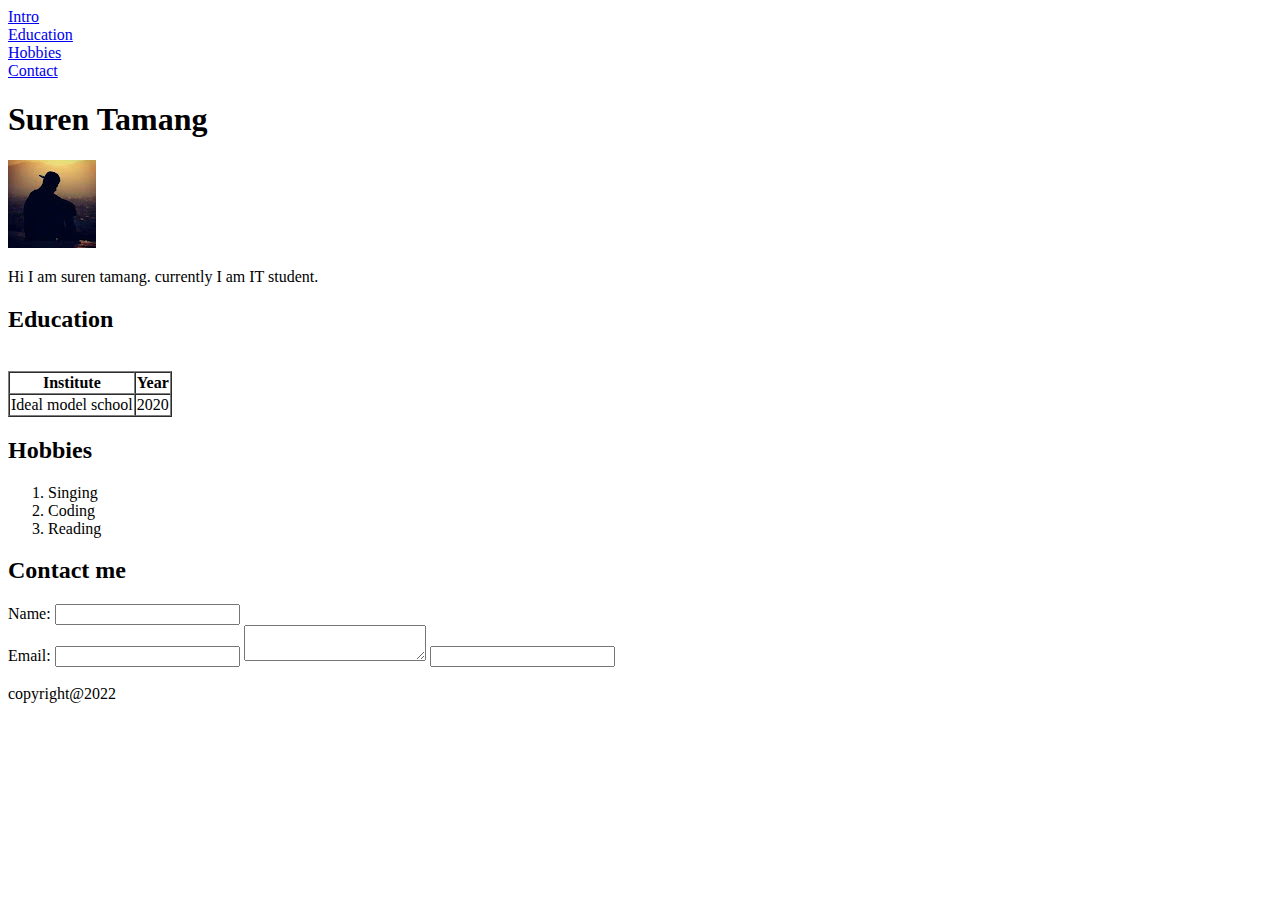
<file: index.html>
<!DOCTYPE html>
<html>
    <head>
    <meta charset="UTF-8">
    <meta http-equiv="X-UA-Compatible" content="IE=edge">
    <meta name="viewport" content="width=device-width, initial-scale=1.0">
    <meta name="description" content="This is my descript">
    <meta name="keuwords" content="html,html tutor">
    <meta name="robots" content="NOINDEX, NOFOLLOW">
        <title> Portfolio </title>
    </head> 
    <body>
        <nav>
            <li> <a href="#Intro">Intro</a></li>
            <li> <a href="#Education">Education</a></li>
            <li> <a href="#Hobbies">Hobbies</a> </li>
            <li> <a href="#contact">Contact</a> </li>
    
        </nav>
        <div Id="Intro">
        <h1> Suren Tamang </h1>
        <img src="Suren tamang.jpg" alt="suren">
        <p>Hi I am suren tamang. currently I am IT student.</p>
         </div>
         <div Id="Education">
        <h2>Education</h2> 
        <table border="1" cellspacing="0">
            <tr> 
                <th>Institute</th>
                <th>Year</th>
            </tr>
            <tr> 
                <td> Ideal model school </td>
                <td> 2020 </td>
                <br>

            </tr>
            </table>
           </div>
           <div Id="Hobbies">
            <h2>Hobbies</h2>
            <ol> 
                <li>Singing</li>
                <li>Coding</li>
                <li>Reading</li>
            </ol>
           </div>
           <div id="Contact">
            <h2>Contact me</h2>
            <form>
                <label>Name:</label>
                <input name="text">
                <br>
                <label>Email:</label>
                <input name="text">
                <textarea></textarea>
                <input name="submit" valur="submit">
             
            </form>
            </div>
            <br>
            <footer> 
                copyright@2022
            </footer>


        
    </body>
</html>
</file>
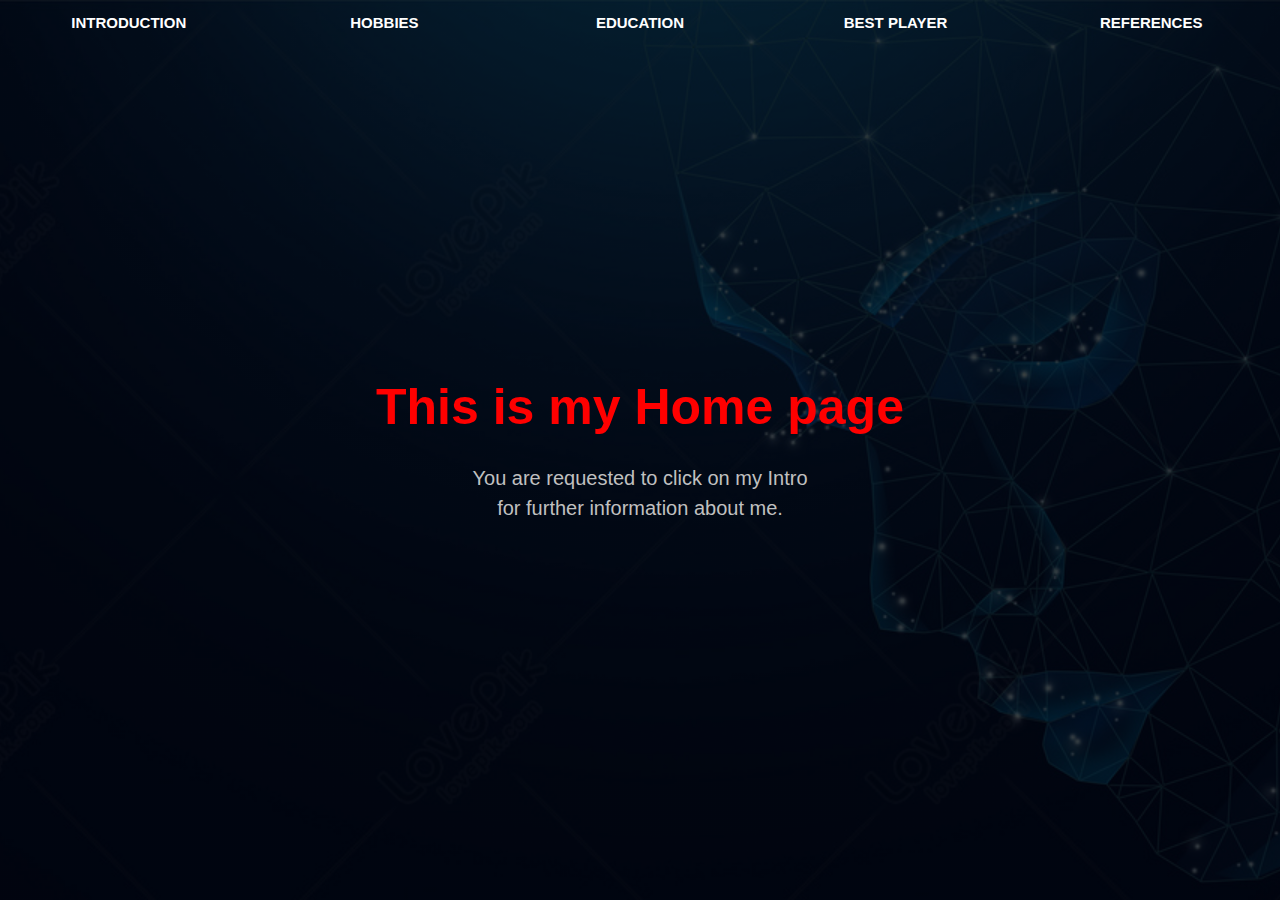
<file: Personal website/index.html>
<!DOCTYPE html>
<html lang="en">
<head>
    <meta charset="UTF-8">
    <meta http-equiv="X-UA-Compatible" content="IE=edge">
    <meta name="viewport" content="width=device-width, initial-scale=1.0">
    <title> Home page </title>
    <link rel="stylesheet" href="index.css">
   <style>                                     
       a{
        color:white;
        text-decoration: none;
        font-size: 15px;
        text-transform: uppercase;
        padding: 10px 15px;
        border-radius: 5px;
    
        
       }
       
    </style>
</head>
<body>
    <div class="banner">
    <table border="0" width="100%" bgcolor="" height="5%"> 
        <tr>
            <th width="20%" > <a href="Intro.html" id="a">Introduction</a> </th>
            <th width="20%" > <a href="Hobbies.html">Hobbies</a> </th>
            <th width="20%" > <a href="Education.html">Education</a></th>
            <th width="20%" > <a href="Best football player.html">Best player</a> </th>
            <th width="20%" > <a href="Reference.html">References</a> </th>
        </tr>
        
        <div class="content">
            <h1> This is my Home page</h1>
            <br>
            <P> You are requested to click on my Intro <br>for further information about me.</P>
        </div>
       
        
    </table>
</div>
</body>
</html>
</file>
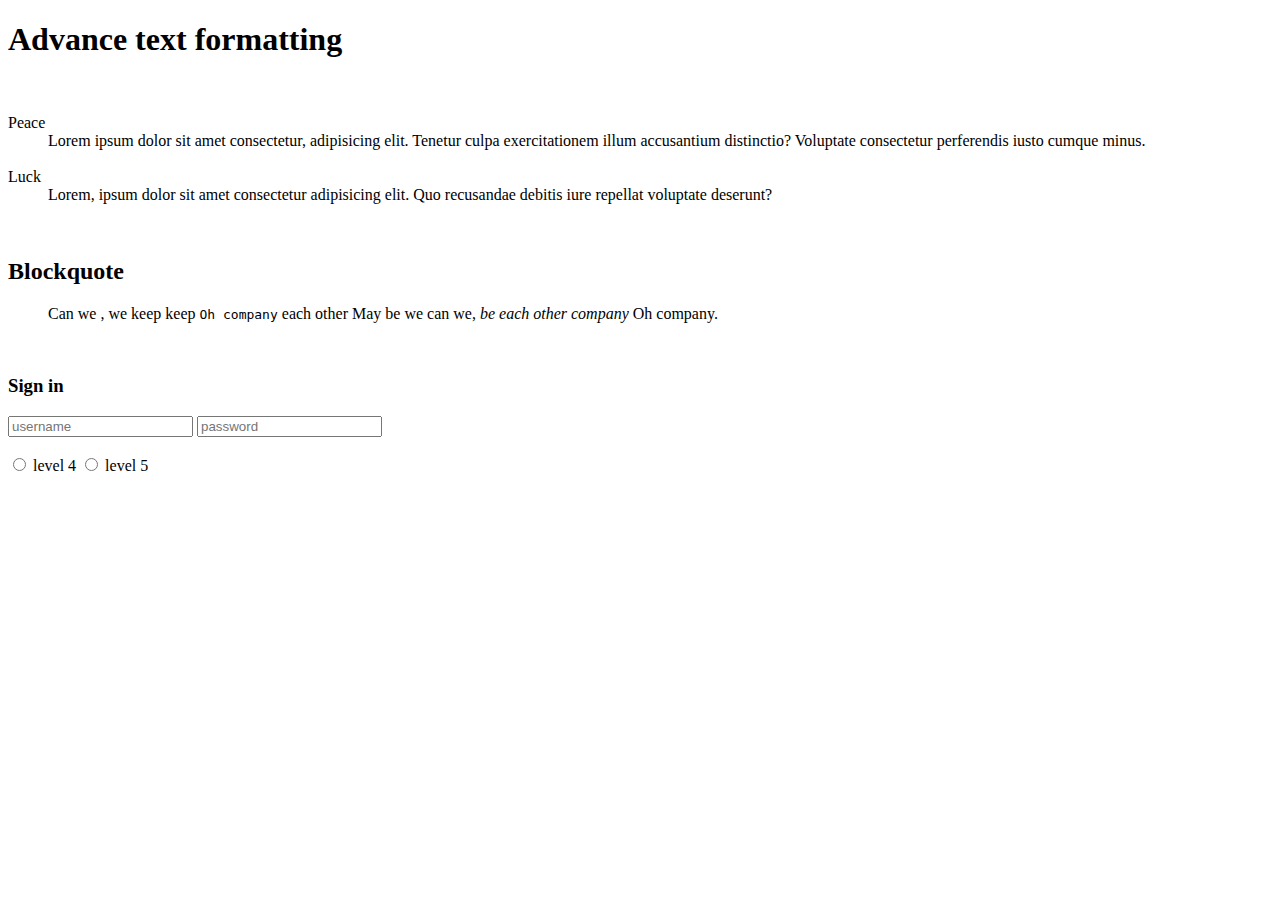
<file: workshop-two.html>
<!DOCTYPE html>
<html lang="en">
<head>
    <meta charset="UTF-8">
    <meta http-equiv="X-UA-Compatible" content="IE=edge">
    <meta name="viewport" content="width=device-width, initial-scale=1.0">
    <title>Document</title>
</head>
<body>
    <h1>Advance text formatting</h1>
    <br>
    <dl>                                                 <!-- Discription list -->
     <dt>Peace</dt>
     <dd>Lorem ipsum dolor sit amet consectetur, adipisicing elit. Tenetur culpa exercitationem illum 
        accusantium distinctio? Voluptate consectetur perferendis iusto cumque minus.</dd>
     <br>
     <dt>Luck</dt>
     <dd>Lorem, ipsum dolor sit amet consectetur adipisicing elit.
        Quo recusandae debitis iure  repellat voluptate deserunt?</dd>
    </dl>
    <br>
    <h2>Blockquote</h2>
    <blockquote>
        <p>
            Can we , we keep <stong> keep  <code>Oh company</code> each other
            </stong> May be we can we, <em>be each other company</em> Oh company.
        </p>
    </blockquote>
    <br>
    <h3>Sign in</h3>
    <form>
        <input type="text" placeholder="username">
        <input type="password" placeholder="password" >
        <br>
        <br>
        <label for="1">
            <input type="radio" value="level 4" name="class" id="1"> level 4
        </label>
        <label for="2">
            <input type="radio" value="level 5" name="class" id="2"> level 5
        </label>
    </form>

</body>
</html>
</file>
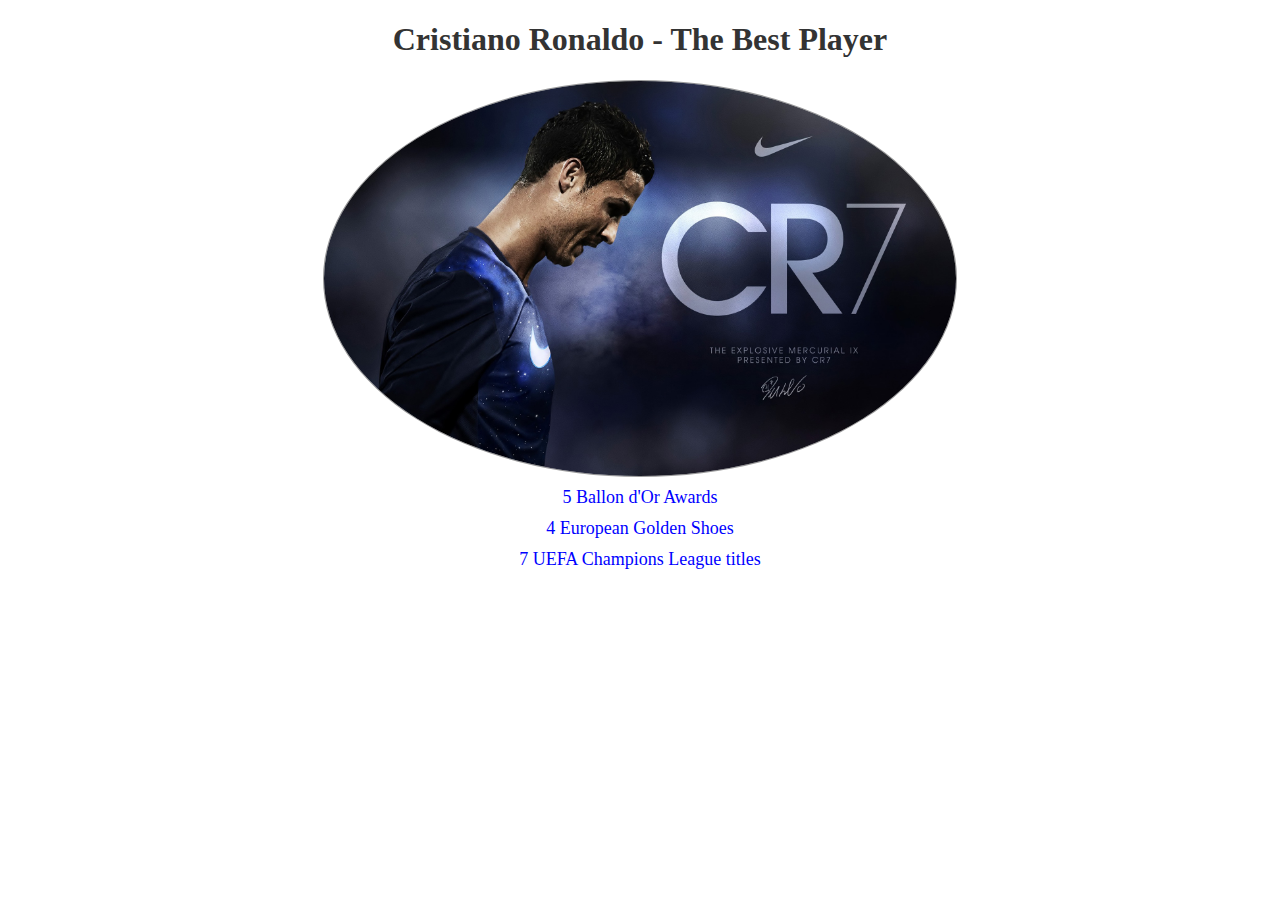
<file: Personal website/Best football player.html>
<!DOCTYPE html>
<html lang="en">
<head>
    <meta charset="UTF-8">
    <meta http-equiv="X-UA-Compatible" content="IE=edge">
    <meta name="viewport" content="width=device-width, initial-scale=1.0">
    <title>Document</title>
    <link rel="stylesheet" href="Best player.css">
</head>
<body>
    <h1>Cristiano Ronaldo - The Best Player</h1>
    <img src="cr7.jpg" alt="Cristiano Ronaldo">
    <ul>
      <li>5 Ballon d'Or Awards</li>
      <li>4 European Golden Shoes</li>
      <li>7 UEFA Champions League titles</li>
    </ul>
</body>
</html>
</file>
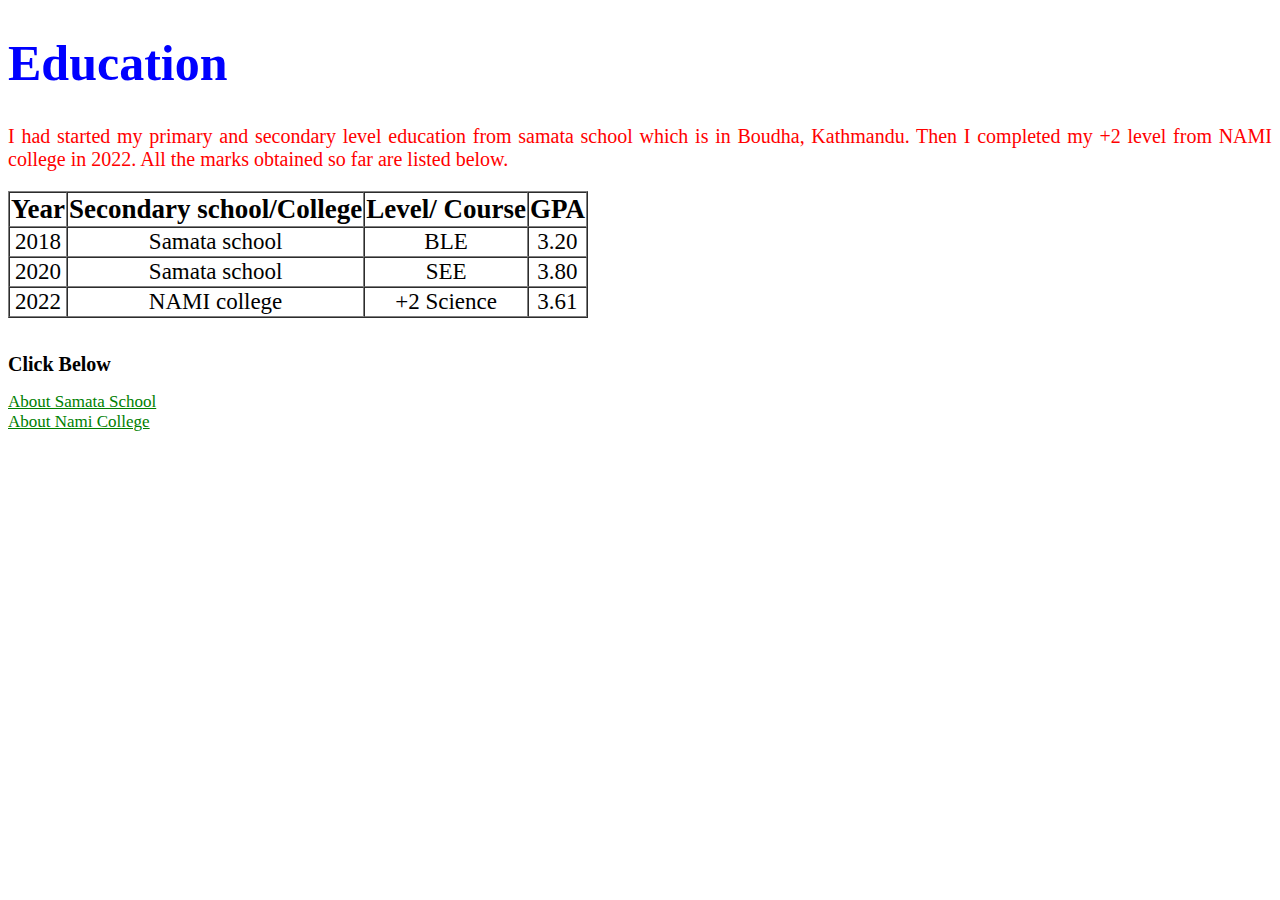
<file: Personal website/Education.html>
<!DOCTYPE html>
<html lang="en">
<head>
    <meta charset="UTF-8">
    <meta http-equiv="X-UA-Compatible" content="IE=edge">
    <meta name="viewport" content="width=device-width, initial-scale=1.0">
    <title>Document</title>
    <link rel="stylesheet" href="Education.css">
</head>
<body>
    <h1>Education</h1>
    <p> I had started my primary and secondary level education from samata school which is in Boudha, Kathmandu. Then I completed my 
        +2 level from NAMI college in 2022. All the marks obtained so far are listed below. </p>
        
    
        <table border="1" cellspacing="0">  <!--I couldn't create boarder in this table. -->
            <tr>
                <th>Year</th>
                <th> Secondary school/College</th>
                <th>Level/ Course</th>
                <th> GPA</th>
            
            </tr> 
            <tr> 
                <td> 2018</td>
                <td> Samata school</td>
                <td> BLE  </td>
                <td> 3.20 </td>
            </tr>
            <tr> 
                <td> 2020</td>
                <td> Samata school </td>
                <td> SEE</td>
                <td> 3.80 </td>
            </tr>
            <tr>
                <td>2022</td>
                <td>NAMI college </td>
                <td> +2 Science</td>
                <td> 3.61</td>
            </tr>
            
        </table>
        <br>
        <h2> Click Below</h2>
     <a href="https://www.facebook.com/profile.php?id=100057036686471" target="_blank">About Samata School</a>
     <br>
     <a href="https://nami.edu.np/"target="_blank">About Nami College</a>
</body>
</html>
</file>
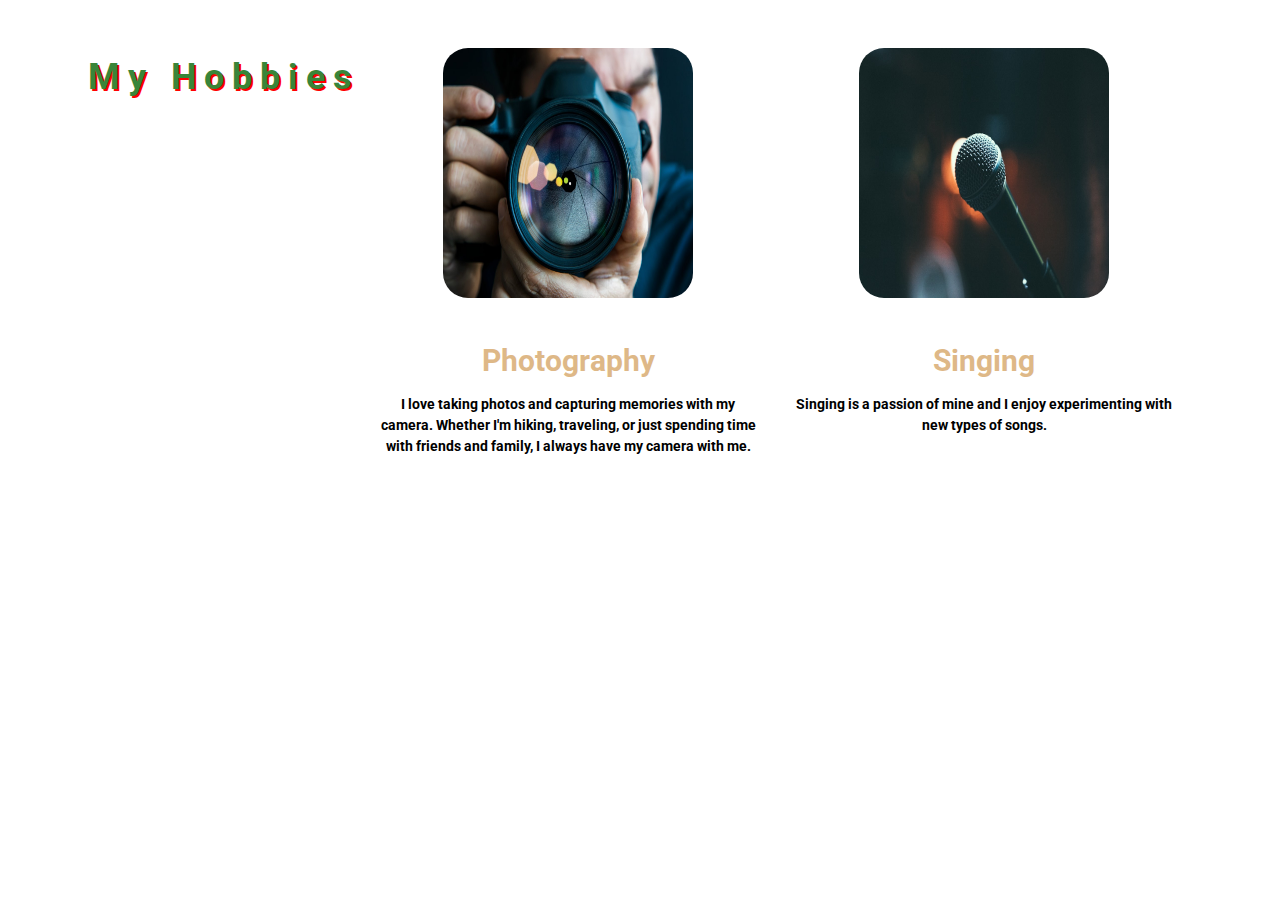
<file: Personal website/Hobbies.html>
<!DOCTYPE html>
<html lang="en">
<head>
    <meta charset="UTF-8">
    <meta http-equiv="X-UA-Compatible" content="IE=edge">
    <meta name="viewport" content="width=device-width, initial-scale=1.0">
    <title>Document</title>
    <link rel="stylesheet" href="Hobbies.css">
</head>
<body>
    <div class="hobbies-container">
        <h1>My Hobbies</h1>
        <div class="hobby">
          <img src="photography.jpg" alt="Photography">
          <h2>Photography</h2>
          <p>I love taking photos and capturing memories with my camera. Whether I'm hiking, traveling, or just spending time with friends and family, I always have my camera with me.</p>
        </div>
        <div class="hobby">
          <img src="sing.jpg" alt="Singing">
          <h2>Singing</h2>
          <p>Singing is a passion of mine and I enjoy experimenting with new types of songs.</p>
      
      </div>
      

</body>
</html>
</file>
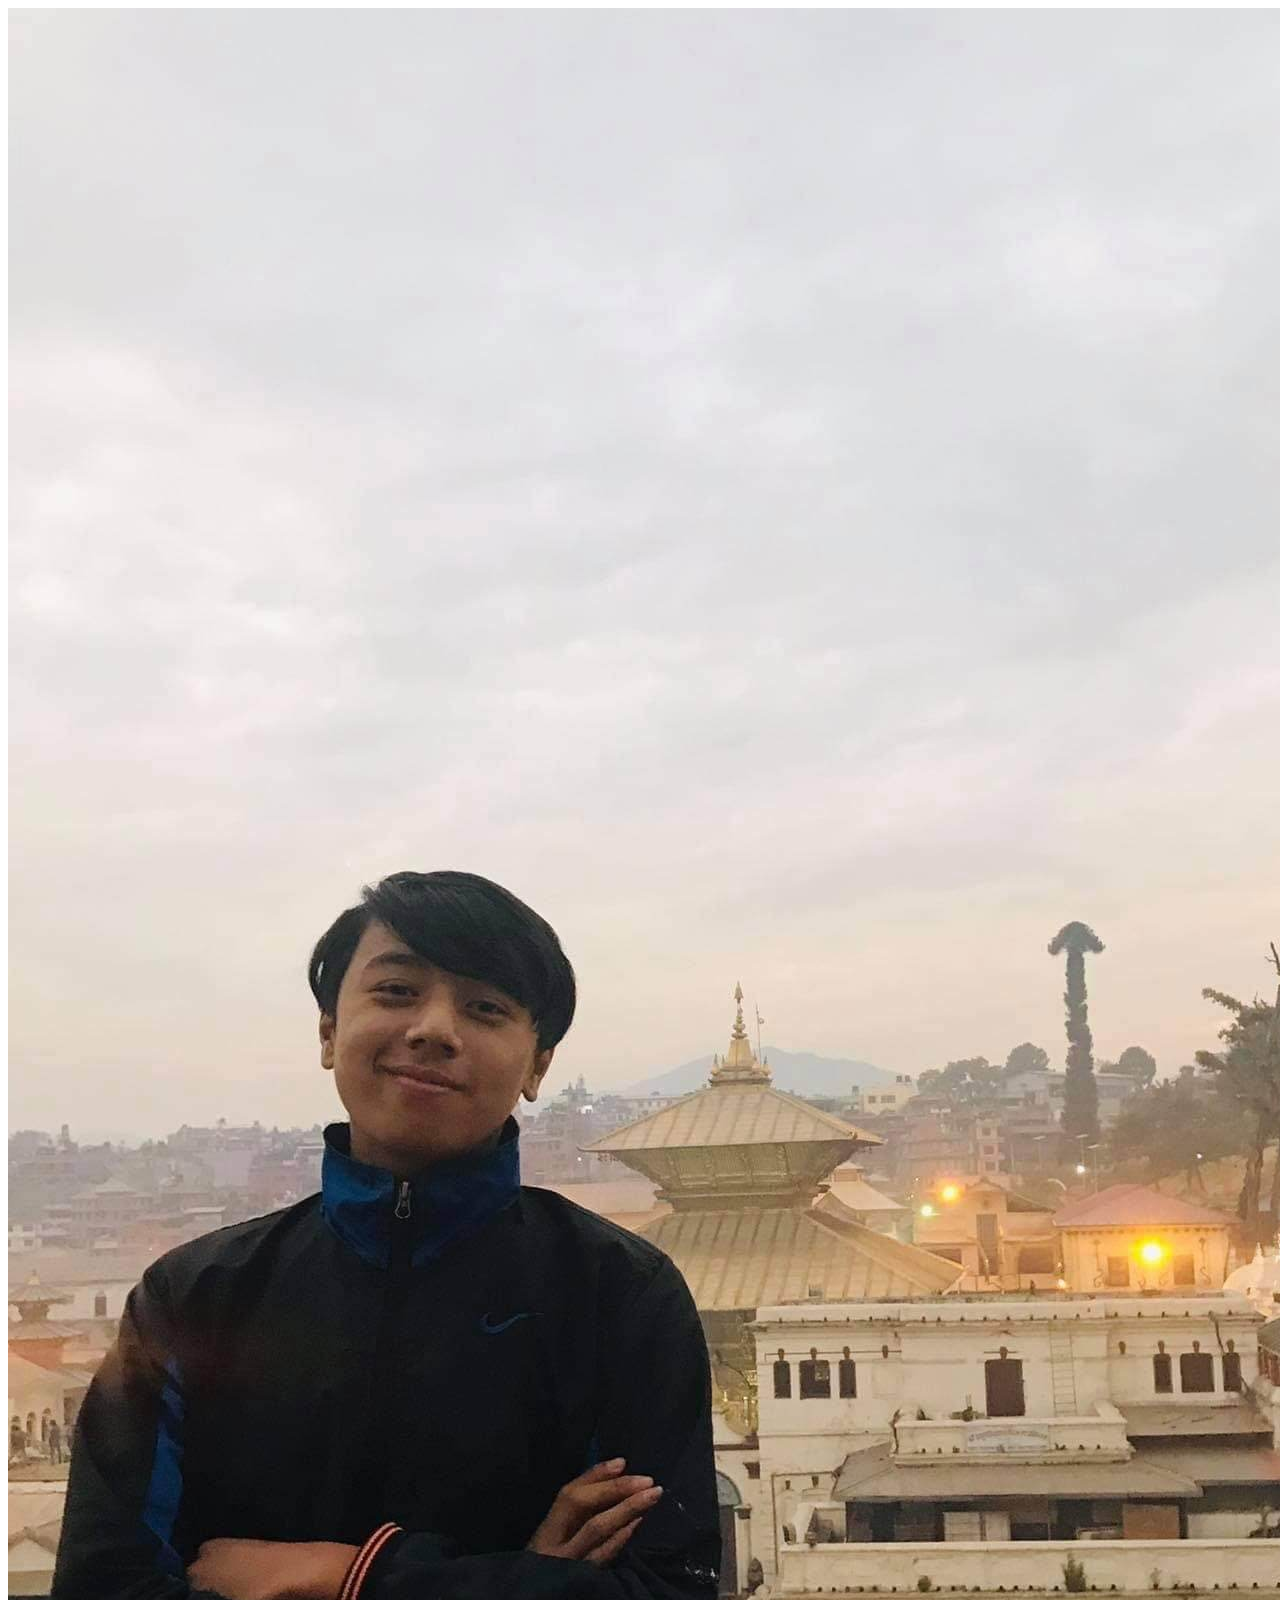
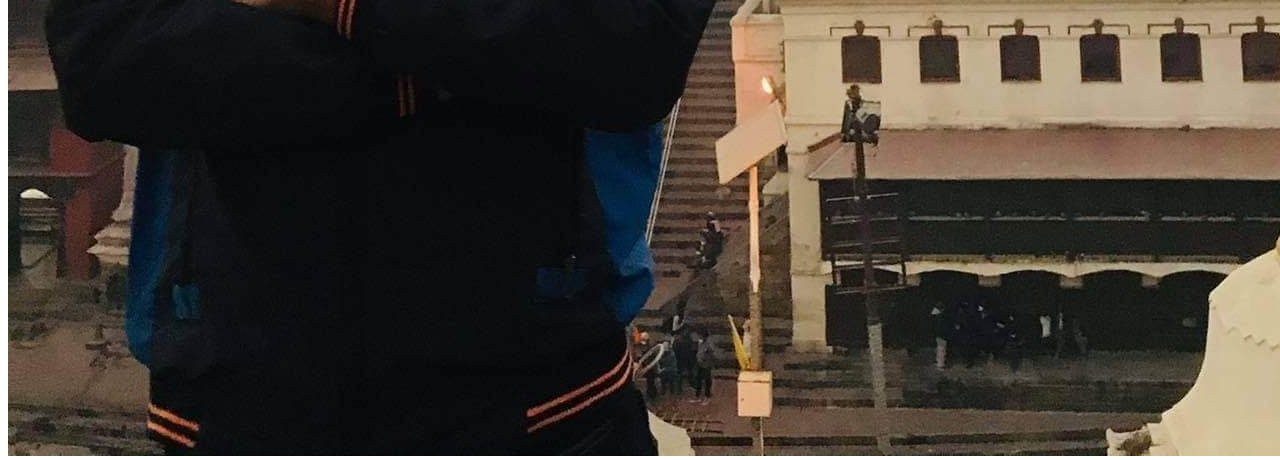
<file: week4workshop/external.html>
<!DOCTYPE html>
<html lang="en">
<head>
    <meta charset="UTF-8">
    <meta http-equiv="X-UA-Compatible" content="IE=edge">
    <meta name="viewport" content="width=device-width, initial-scale=1.0">
    <title>workshop</title>
    <link rel="stylesheet" href="picture.css">

</head>
<body>
    <img src="syc la.jpg">
</body>
</html>
</file>
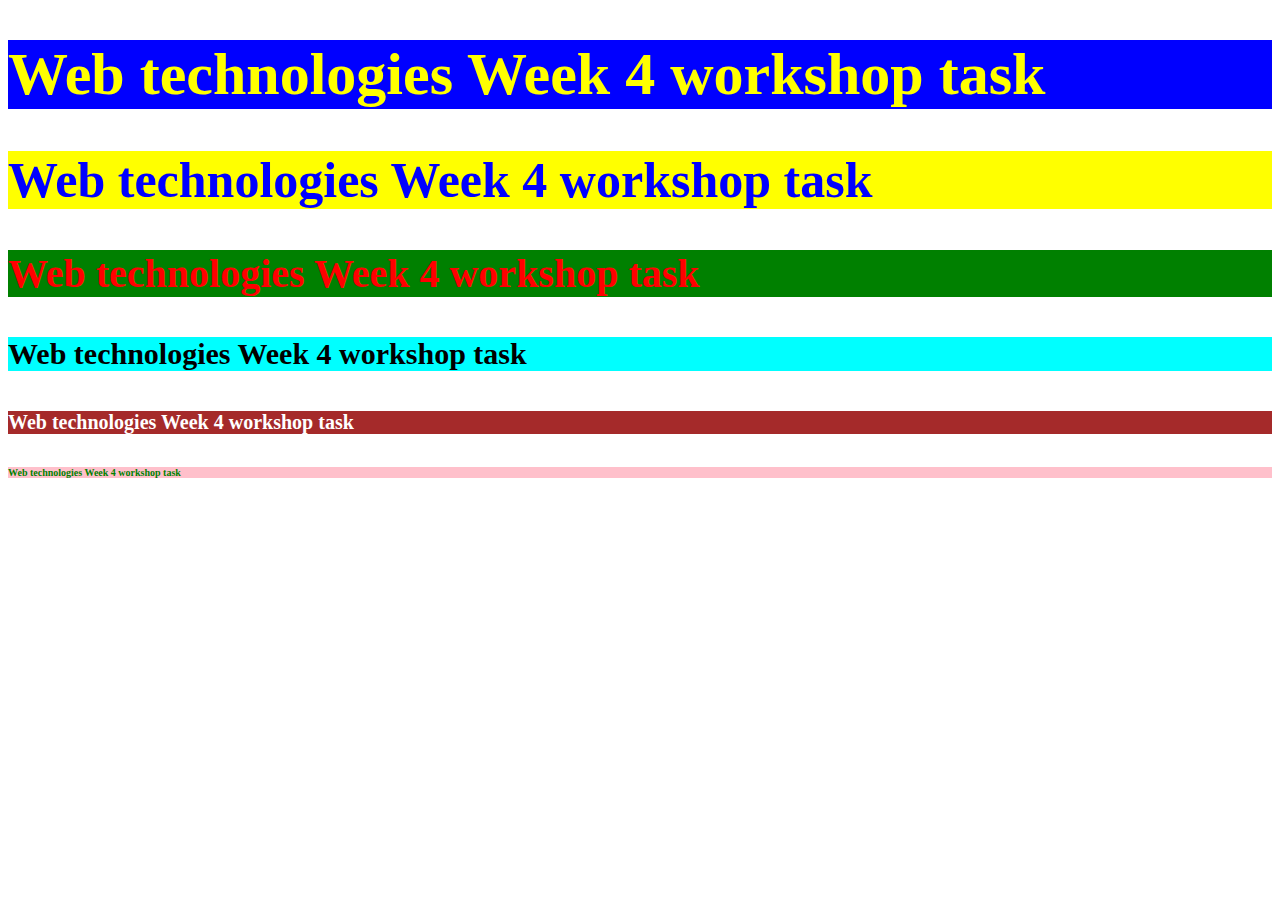
<file: week4workshop/inline.html>
<!DOCTYPE html>
<html lang="en">
<head>
    <meta charset="UTF-8">
    <meta http-equiv="X-UA-Compatible" content="IE=edge">
    <meta name="viewport" content="width=device-width, initial-scale=1.0">
    <title>workshop 4</title>
</head>
<body>
    <h1 style="background-color:blue;font-size: 60px;color: yellow; ">Web technologies Week 4 workshop task</h1>
    <h2 style="background-color: yellow;font-size:50px;color: blue;">Web technologies Week 4 workshop task</h2>
    <h3 style="background-color: green;font-size:40px;color: red;">Web technologies Week 4 workshop task</h3>
    <h4 style="background-color:aqua;font-size: 30px;color: black;">Web technologies Week 4 workshop task</h4>
    <h5 style="background-color:brown;font-size: 20px;color: white;">Web technologies Week 4 workshop task</h5>
    <h6 style="background-color:pink;font-size: 10px;color: green;">Web technologies Week 4 workshop task</h6>
</body>
</html>
</file>
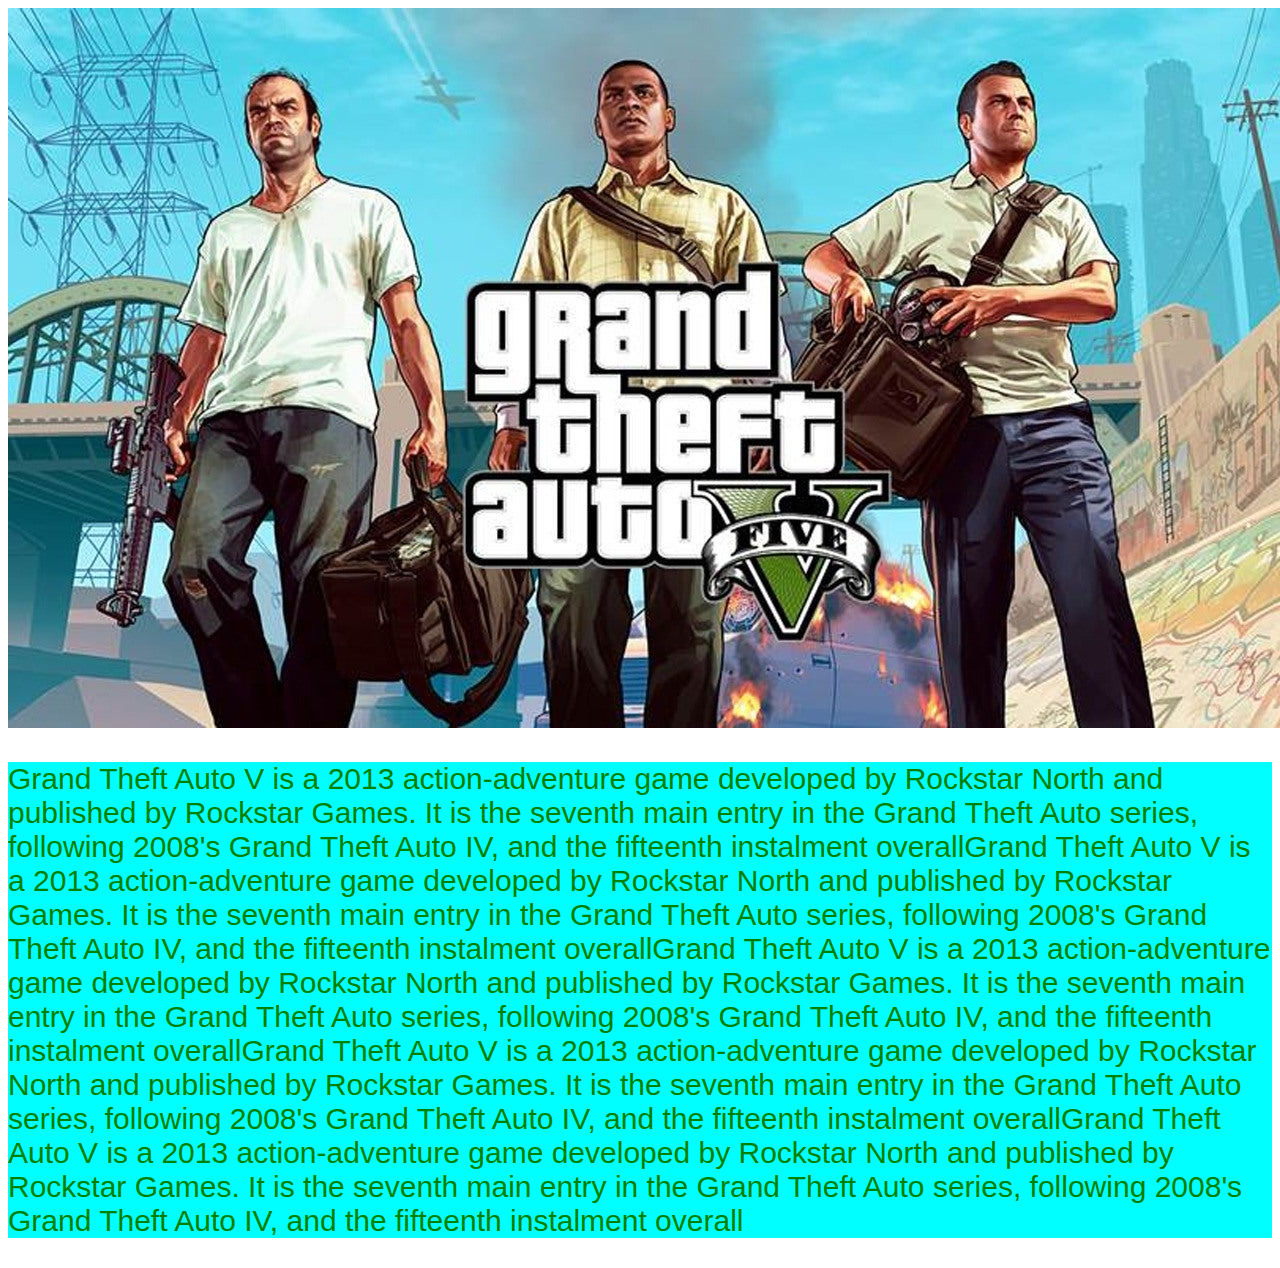
<file: week4workshop/internal.html>
<!DOCTYPE html>
<html lang="en">
<head>
    <meta charset="UTF-8">
    <meta http-equiv="X-UA-Compatible" content="IE=edge">
    <meta name="viewport" content="width=device-width, initial-scale=1.0">
    <title>workshop</title>
    <style>
        p{
            background-color: aqua;
            color: green;
            font-size: 30px;
            font-family: 'poppins',sans-serif;
        }
    </style>
</head>
<body>
    <img src="gta 5.jpg">
    <p>Grand Theft Auto V is a 2013 action-adventure game developed by Rockstar North and
        published by Rockstar Games. It is the seventh main entry in the Grand Theft Auto series,
       following 2008's Grand Theft Auto IV, and the fifteenth instalment overallGrand Theft 
      Auto V is a 2013 action-adventure game developed by Rockstar North and published by
         Rockstar Games. It is the seventh main entry in the Grand Theft Auto series,
       following 2008's Grand Theft Auto IV, and the fifteenth instalment overallGrand
      Theft Auto V is a 2013 action-adventure game developed by Rockstar North and 
       published by Rockstar Games. It is the seventh main entry in the Grand Theft Auto
      series, following 2008's Grand Theft Auto IV, and the fifteenth instalment overallGrand
       Theft Auto V is a 2013 action-adventure game developed by Rockstar North and published 
       by Rockstar Games. It is the seventh main entry in the Grand Theft Auto series, 
       following 2008's Grand Theft Auto IV, and the fifteenth instalment overallGrand
        Theft Auto V is a 2013 action-adventure game developed by Rockstar North and 
        published by Rockstar Games. It is the seventh main entry in the Grand Theft 
        Auto series,
        following 2008's Grand Theft Auto IV, and the fifteenth instalment overall</p>
</body>
</html>
</file>
<file: Personal website/index.css>
*{
    margin: 0;
    padding: 0;
    font-family: sans-serif;
}
.banner{
    width: 100%;
    height: 100vh;
    background-image: linear-gradient(rgba(0,0,0,0.75),rgba(0,0,0,0.75)),url(ai.jpg);
    background-size: cover;
    background-position: center;
    
    
    
}
.content{
    width: 100%;
    position: absolute;
    top: 50%;
    transform: translateY(-50%);
    text-align: center;
    color: #fff;

}
.content h1{
    font-size: 50px;
    margin-top: 10px ;
    color: red;


}
.content p{
    margin: 9px auto;
    font-weight: 10;
    line-height: 30px;
    font-size: 20px;
    color: silver;
}


/* laptop */
@media only screen and (min-width:769px) and (max-width:1024px){
    *{
        margin: 0;
        padding: 0;
        font-family: sans-serif;
    }
    a{
        color:red;
        text-decoration: none;
        font-size: 15px;
        text-transform: uppercase;
        padding: 10px 15px;
        border-radius: 5px;
    
        
       }
    .banner{
        width: 100%;
        height: 100vh;
        background-image: linear-gradient(rgba(0,0,0,0.75),rgba(0,0,0,0.75)),url(ai.jpg);
        background-size: cover;
        background-position: center;
        
        
    }
    .content{
        width: 100%;
        position: absolute;
        top: 50%;
        transform: translateY(-50%);
        text-align: center;
        color: #fff;
    
    }
    .content h1{
        font-size: 30px;
        margin-top: 10px ;
        color: greenyellow;
    
    }
    .content p{
        margin: 2px auto;
        font-weight: 10;
        line-height: 20px;
        font-size: 10px;
        color: yellow;
    }
}

/* tablet */
@media only screen and (min-width: 481px) and (max-width: 768px) {
    *{
        margin: 0;
        padding: 0;
        font-family: sans-serif;
    }
    a{
        color:violet;
        text-decoration: none;
        font-size: 15px;
        text-transform: uppercase;
        padding: 10px 15px;
        border-radius: 5px;
    
        
       }
    .banner{
        width: 100%;
        height: 100vh;
        background-image: linear-gradient(rgba(0,0,0,0.75),rgba(0,0,0,0.75)),url(ai.jpg);
        background-size: cover;
        background-position: center;
        
        
    }
    .content{
        width: 100%;
        position: absolute;
        top: 50%;
        transform: translateY(-50%);
        text-align: center;
        color: #fff;
    
    }
    .content h1{
        font-size: 30px;
        margin-top: 10px ;
        color: white;
    
    }
    .content p{
        margin: 2px auto;
        font-weight: 10;
        line-height: 20px;
        font-size: 10px;
        color: blue;
    }
    }      
    
/* phone */
@media only sreen and (min-width:320px) and (max-width:482px){
    *{
        margin: 0;
        padding: 0;
        font-family: sans-serif;
    }
    a{
        color:yellowgreen;
        text-decoration: none;
        font-size: 15px;
        text-transform: uppercase;
        padding: 10px 15px;
        border-radius: 5px;
    
        
       }
    .banner{
        width: 100%;
        height: 100vh;
        background-image: linear-gradient(rgba(0,0,0,0.75),rgba(0,0,0,0.75)),url(ai.jpg);
        background-size: cover;
        background-position: center;
        
        
    }
    .content{
        width: 100%;
        position: absolute;
        top: 50%;
        transform: translateY(-50%);
        text-align: center;
        color: #fff;
    
    }
    .content h1{
        font-size: 30px;
        margin-top: 10px ;
        color: yellowgreen;
    
    }
    .content p{
        margin: 2px auto;
        font-weight: 10;
        line-height: 20px;
        font-size: 10px;
        color: greenyellow;
    }
    
}
</file>
<file: Personal website/Best player.css>
@import url('https://fonts.googleapis.com/css2?family=Poppins:ital,wght@0,200;1,200&family=Roboto:ital,wght@0,100;1,100&display=swap'); 
h1 {
    text-align: center;
    color: #333;
  }
  
  img {
    display: block;
    margin: 0 auto;
    width: 50%;
    border: 1px solid #999;
    border-radius: 50%;
  }
  
  ul {
    list-style-type: none;
    margin: 0;
    padding: 0;
  }
  
  li {
    margin: 10px;
    font-size: 18px;
    text-align: center;
    color: blue;
  }
  /* laptop */
@media only screen and (min-width:769px) and (max-width:1024px){
    
    h1 {
        text-align: center;
        color: blueviolet;
      }
      
      img {
        display: block;
        margin: 0 auto;
        width: 50%;
        border: 1px solid #999;
        border-radius: 50%;
      }
      
      ul {
        list-style-type: none;
        margin: 0;
        padding: 0;
      }
      
      li {
        margin: 10px;
        font-size: 18px;
        color: palevioletred;
      }
}
/* tablet */
@media only screen and (min-width:481px) and (max-width:768px){
    h1 {
        text-align: center;
        color: brown;
      }
      
      img {
        display: block;
        margin: 0 auto;
        width: 50%;
        border: 1px solid #999;
        border-radius: 50%;
      }
      
      ul {
        list-style-type: none;
        margin: 0;
        padding: 0;
        text-align: center;
      }
      
      li {
        margin: 10px;
        font-size: 8px;
        text-align: center;
        color: green;
      }
}

/* phone */
@media only sreen and (min-width:320px) and (max-width:482px){

    h1 {
        text-align: center;
        color: greenyellow;
      }
      
      img {
        display: block;
        margin: 0 auto;
        width: 50%;
        border: 1px solid #999;
        border-radius: 50%;
      }
      
      ul {
        list-style-type: none;
        margin: 0;
        padding: 0;
      }
      
      li {
        margin: 10px;
        font-size: 18px;
        color: red;
      }
}
</file>
<file: Personal website/Education.css>
@import url('https://fonts.googleapis.com/css2?family=Poppins:ital,wght@0,200;1,200&family=Roboto:ital,wght@0,100;1,100&display=swap'); 
h1{
    font-size: 50px;
    color: blue;
}
p{
    font-size: 20px;
    text-align: justify;
    color: red;
}
a{
    font-size: 17px;
    color: green;
}
td{
    text-align: center;
    font-size: 23px;
}
th{
    font-size: 27px;
    text-align: center;
}
h2{
    font-size: 20px;
}
/* laptop */
@media only screen and (min-width:769px) and (max-width:1024px){
    h1{
        font-size: medium;
        color: green;
    }
    p{
        font-size: small;
        text-align: justify;
        color: black;
    }
    a{
        font-size: 10px;
        color: blue;
    }
    td{
        text-align: center;
        font-size: 10px;
    }
    th{
        font-size: 13px;
    }
    h2{
        font-size: 10px;
}}

/* tablet */
@media only screen and (min-width: 481px) and (max-width: 768px) {
    h1{
        font-size: medium;
        color: blue;
    }
    p{
        font-size: small;
        text-align: justify;
        color: red;
    }
    a{
        font-size: 10px;
        color: green;
    }
    td{
        text-align: center;
        font-size: 10px;
    }
    th{
        font-size: 13px;
    }
    h2{
        font-size: 10px;
    }     } 
    
/* phone */
@media only sreen and (min-width:320px) and (max-width:482px){

    h1{
        font-size: medium;
        color: yellowgreen;
    }
    p{
        font-size: small;
        text-align: justify;
        color: black;
    }
    a{
        font-size: 10px;
        color: yellow;
    }
    td{
        text-align: center;
        font-size: 10px;
    }
    th{
        font-size: 13px;
    }
    h2{
        font-size: 10px; 
}}
</file>
<file: Personal website/Hobbies.css>
@import url('https://fonts.googleapis.com/css2?family=Poppins:ital,wght@0,200;1,200&family=Roboto:ital,wght@0,100;1,100&display=swap'); 
body {
    font-family: 'Roboto', sans-serif;
    margin: 0;
    padding: 0;
  }
  
  .hobbies-container {
    display: flex;
    flex-wrap: wrap;
    justify-content: center;
    margin: 2rem 0;
  }
  
  .hobbies-container h1 {
    color: #398539;
    font-size: 36px;
    font-weight: 700;
    letter-spacing: 8px;
    margin-bottom: 2rem;
    text-align: center;
    text-shadow: 2px 2px red;
  }
  
  .hobby {
    width: 30%;
    text-align: center;
    margin: 1rem;
  }
  
  .hobby img {
    border-radius: 10%;
    width: 250px;
    height: 250px;
    background-size: cover;
    margin-bottom: 1rem;
  }
  
  .hobby h2 {
    color: burlywood;
    font-size: 30px;
    font-weight: bold;
    margin-bottom: 1rem;
  }
  
  .hobby p {
    font-size: 14px;
    font-weight: bold;
    line-height: 1.5;
    
    
  }
  /* laptop */
@media only screen and (min-width:769px) and (max-width:1024px){
    body {
        font-family: 'Roboto', sans-serif;
        margin: 0;
        padding: 0;
      }
      
      .hobbies-container {
        display: flex;
        flex-wrap: wrap;
        justify-content: center;
        margin: 2rem 0;
      }
      
      .hobbies-container h1 {
        color: yellowgreen;
        font-size: 36px;
        font-weight: 700;
        letter-spacing: 8px;
        margin-bottom: 2rem;
        text-align: center;
      }
      
      .hobby {
        width: 30%;
        text-align: center;
        margin: 1rem;
      }
      
      .hobby img {
        border-radius: 10%;
        width: 110px;
        height: 150px;
        background-size: cover;
        margin-bottom: 1rem;
      }
      
      .hobby h2 {
        color: black;
        font-size: 20px;
        font-weight: bold;
        margin-bottom: 1rem;
      }
      
      .hobby p {
        font-size: 14px;
        font-weight: normal;
        line-height: 1.5;

}
}

/* tablet */
@media only screen and (min-width: 481px) and (max-width: 768px) {
    body {
        font-family: 'Poppins', sans-serif;
        margin: 0;
        padding: 0;
        
      }
      
      .hobbies-container {
        
        justify-content:space-evenly;
         margin-top:auto;
        
      }
      
    .hobbies-container h1 {
    font-family:'Poppins', sans-serif;
    letter-spacing: 10px;
    font-size: 50px;
    color: black;
    background-color:#fff;
    text-shadow: 2px 2px brown;
    text-align:center;
    margin-top: 0%;
      }
      
      .hobby {
        width: 30%;
        text-align: center;
        margin: 0rem;
      }
      
      .hobby img {
        border-radius: 10%;
        width: 120px;
        height: 130px;
        background-size: cover;
        margin-bottom: 2px;
      }
      
      .hobby h2 {
        color: #777;
        font-size: 20px;
        font-weight: bold;
        margin-bottom: 1rem;
      }
      
      .hobby p {
        font-size: 7px;
        font-weight: bold;
        
      }
    }      
    
/* phone */
@media only sreen and (min-width:320px) and (max-width:482px){

    body {
        font-family: 'Roboto', sans-serif;
        margin: 0;
        padding: 0;
      }
      
      .hobbies-container {
        display: flex;
    justify-content:space-evenly;
    flex-wrap: wrap;
    
      }
      
      .hobbies-container h1 {
        color: black;
        font-size: 36px;
        font-weight: 700;
        letter-spacing: 8px;
        margin-bottom: 2rem;
        text-align: center;
      }
      
      .hobby {
        width: 30%;
        text-align: center;
        margin: 1rem;
      }
      
      .hobby img {
        border-radius: 10%;
        width: 110px;
        height: 150px;
        background-size: cover;
        margin-bottom: 1rem;
      }
      
      .hobby h2 {
        color: blue;
        font-size: 20px;
        font-weight: bold;
        margin-bottom: 1rem;
      }
      
      .hobby p {
        font-size: 14px;
        font-weight: normal;
        line-height: 1.5;
}
}
</file>
<file: week4workshop/picture.css>
@import url('https://fonts.googleapis.com/css2?family=Poppins:ital,wght@1,200&display=swap');
body{
    border-radius: 50%;
    width: auto;
    height: 600px;
    background-size: cover;
}
</file>
